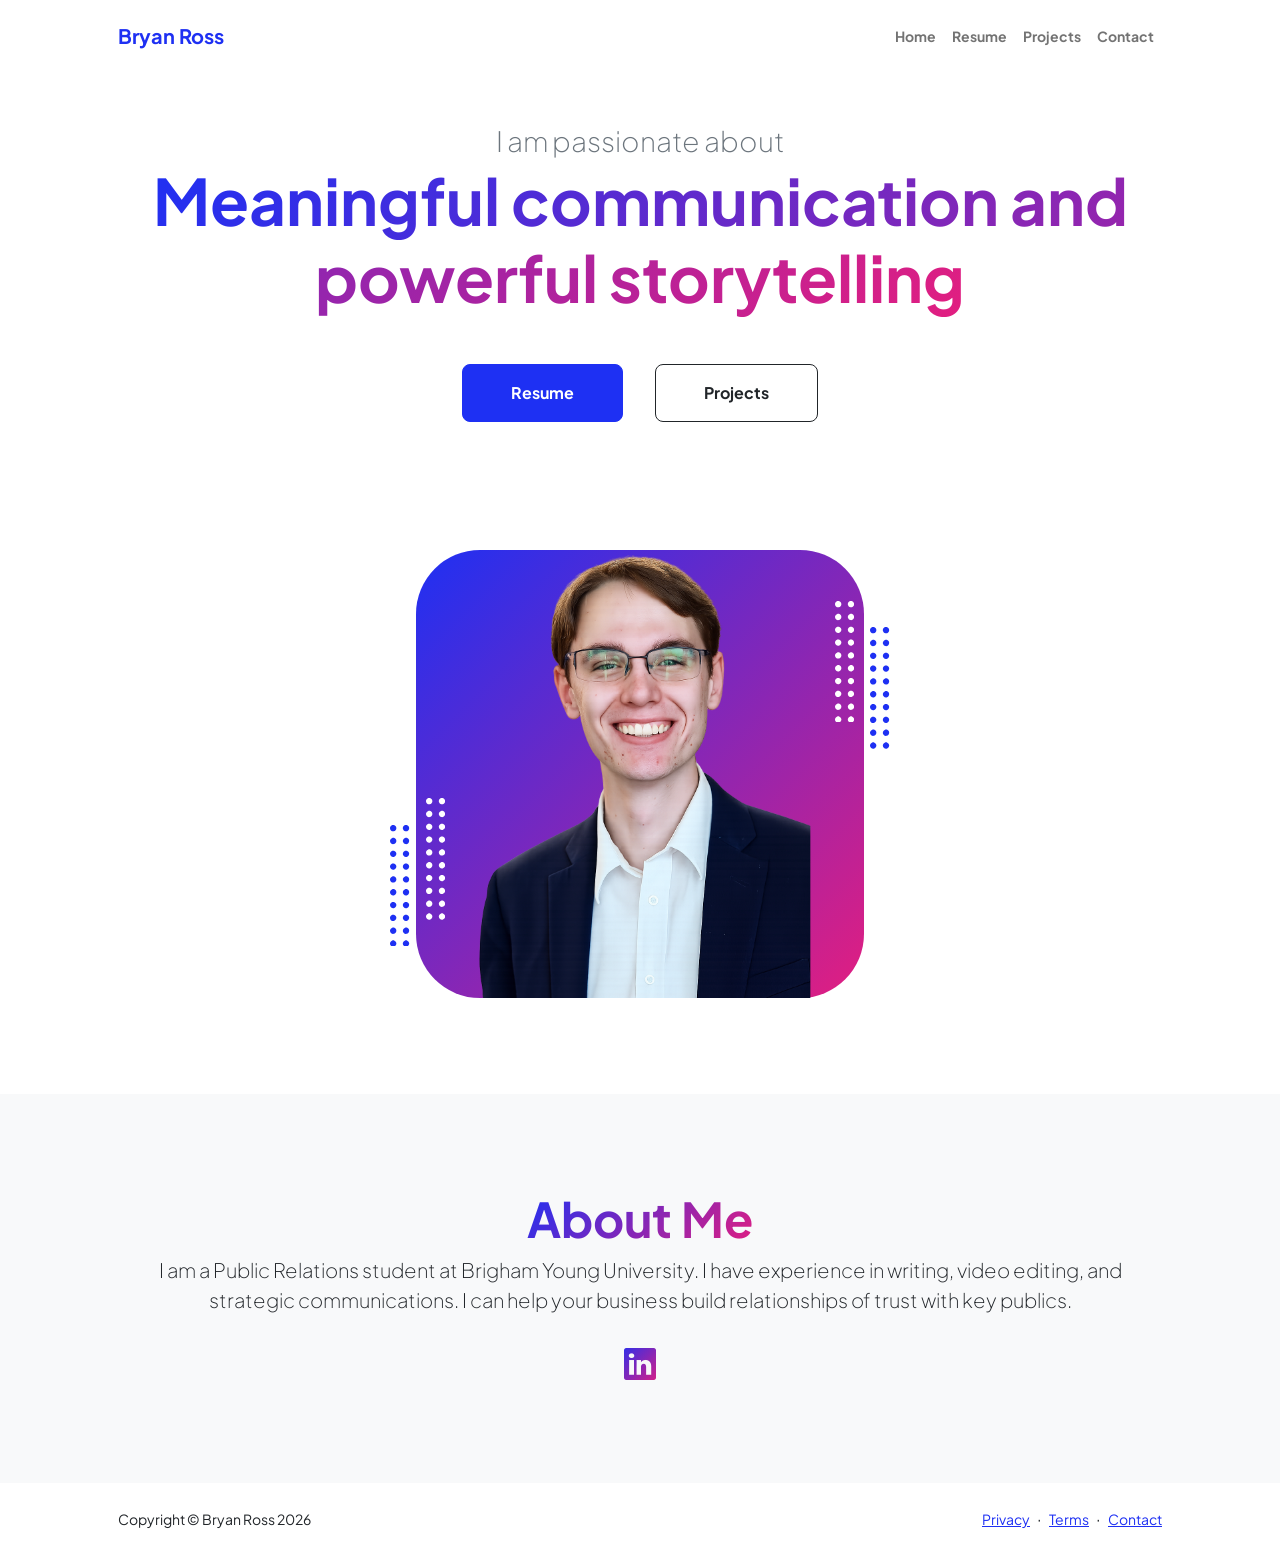
<file: index.html>
<!DOCTYPE html>
<html lang="en">
    <head>
        <meta charset="utf-8" />
        <meta name="viewport" content="width=device-width, initial-scale=1, shrink-to-fit=no" />
        <meta name="description" content="" />
        <meta name="author" content="" />
        <title>Bryan Ross</title>
        <!-- Favicon-->
        <link rel="icon" type="image/x-icon" href="assets/favicon.ico" />
        <!-- Custom Google font-->
        <link rel="preconnect" href="https://fonts.googleapis.com" />
        <link rel="preconnect" href="https://fonts.gstatic.com" crossorigin />
        <link href="https://fonts.googleapis.com/css2?family=Plus+Jakarta+Sans:wght@100;200;300;400;500;600;700;800;900&amp;display=swap" rel="stylesheet" />
        <!-- Bootstrap icons-->
        <link href="https://cdn.jsdelivr.net/npm/bootstrap-icons@1.8.1/font/bootstrap-icons.css" rel="stylesheet" />
        <!-- Core theme CSS (includes Bootstrap)-->
        <link href="css/styles.css" rel="stylesheet" />
        <link href="css/overwrite.css" rel="stylesheet"/>
    </head>
    <body class="d-flex flex-column h-100">
        <main class="flex-shrink-0">
            <!-- Navigation-->
            <nav class="navbar navbar-expand-lg navbar-light bg-white py-3">
                <div class="container px-5">
                    <a class="navbar-brand" href="index.html"><span class="fw-bolder text-primary">Bryan Ross</span></a>
                    <button class="navbar-toggler" type="button" data-bs-toggle="collapse" data-bs-target="#navbarSupportedContent" aria-controls="navbarSupportedContent" aria-expanded="false" aria-label="Toggle navigation"><span class="navbar-toggler-icon"></span></button>
                    <div class="collapse navbar-collapse" id="navbarSupportedContent">
                        <ul class="navbar-nav ms-auto mb-2 mb-lg-0 small fw-bolder">
                            <li class="nav-item"><a class="nav-link" href="index.html">Home</a></li>
                            <li class="nav-item"><a class="nav-link" href="resume.html">Resume</a></li>
                            <li class="nav-item"><a class="nav-link" href="projects.html">Projects</a></li>
                            <li class="nav-item"><a class="nav-link" href="contact.html">Contact</a></li>
                        </ul>
                    </div>
                </div>
            </nav>
            <!-- Header-->
            <header class="py-5">
                <div class="container px-5 pb-5">
                    <div class="row gx-5 align-items-center">
                        <div class="col-xxl-5">
                            <!-- Header text content-->
                            <div class="text-center text-xxl-start">
                                <!-- <div class="badge bg-gradient-primary-to-secondary text-white mb-4"><div class="text-uppercase">Design &middot; Development &middot; Marketing</div></div> -->
                                <div class="fs-3 fw-light text-muted">I am passionate about</div>
                                <h1 class="display-3 fw-bolder mb-5"><span class="text-gradient d-inline">Meaningful communication and<br> powerful storytelling</span></h1>
                                <div class="d-grid gap-3 d-sm-flex justify-content-sm-center justify-content-xxl-start mb-3">
                                    <a class="btn btn-primary btn-lg px-5 py-3 me-sm-3 fs-6 fw-bolder" href="resume.html">Resume</a>
                                    <a class="btn btn-outline-dark btn-lg px-5 py-3 fs-6 fw-bolder" href="projects.html">Projects</a>
                                </div>
                            </div>
                        </div>
                        <div class="col-xxl-7">
                            <!-- Header profile picture-->
                            <div class="d-flex justify-content-center mt-5 mt-xxl-0">
                                <div class="profile bg-gradient-primary-to-secondary">
                                    <!-- TIP: For best results, use a photo with a transparent background like the demo example below-->
                                    <!-- Watch a tutorial on how to do this on YouTube (link)-->
                                    <img class="profile-img" src="Assets/TransparentPopcam.png" alt="A super handsome man smiles for a professional headshot" />
                                    <div class="dots-1">
                                        <!-- SVG Dots-->
                                        <svg version="1.1" xmlns="http://www.w3.org/2000/svg" xmlns:xlink="http://www.w3.org/1999/xlink" x="0px" y="0px" viewBox="0 0 191.6 1215.4" style="enable-background: new 0 0 191.6 1215.4" xml:space="preserve">
                                            <g transform="translate(0.000000,1280.000000) scale(0.100000,-0.100000)">
                                                <path d="M227.7,12788.6c-105-35-200-141-222-248c-43-206,163-412,369-369c155,32,275,190,260,339c-11,105-90,213-190,262        C383.7,12801.6,289.7,12808.6,227.7,12788.6z"></path>
                                                <path d="M1507.7,12788.6c-151-50-253-216-222-362c25-119,136-230,254-255c194-41,395,142,375,339c-11,105-90,213-190,262        C1663.7,12801.6,1569.7,12808.6,1507.7,12788.6z"></path>
                                                <path d="M227.7,11508.6c-105-35-200-141-222-248c-43-206,163-412,369-369c155,32,275,190,260,339c-11,105-90,213-190,262        C383.7,11521.6,289.7,11528.6,227.7,11508.6z"></path>
                                                <path d="M1507.7,11508.6c-151-50-253-216-222-362c25-119,136-230,254-255c194-41,395,142,375,339c-11,105-90,213-190,262        C1663.7,11521.6,1569.7,11528.6,1507.7,11508.6z"></path>
                                                <path d="M227.7,10228.6c-105-35-200-141-222-248c-43-206,163-412,369-369c155,32,275,190,260,339c-11,105-90,213-190,262        C383.7,10241.6,289.7,10248.6,227.7,10228.6z"></path>
                                                <path d="M1507.7,10228.6c-105-35-200-141-222-248c-43-206,163-412,369-369c155,32,275,190,260,339c-11,105-90,213-190,262        C1663.7,10241.6,1569.7,10248.6,1507.7,10228.6z"></path>
                                                <path d="M227.7,8948.6c-105-35-200-141-222-248c-43-206,163-412,369-369c155,32,275,190,260,339c-11,105-90,213-190,262        C383.7,8961.6,289.7,8968.6,227.7,8948.6z"></path>
                                                <path d="M1507.7,8948.6c-105-35-200-141-222-248c-43-206,163-412,369-369c155,32,275,190,260,339c-11,105-90,213-190,262        C1663.7,8961.6,1569.7,8968.6,1507.7,8948.6z"></path>
                                                <path d="M227.7,7668.6c-105-35-200-141-222-248c-43-206,163-412,369-369c155,32,275,190,260,339c-11,105-90,213-190,262        C383.7,7681.6,289.7,7688.6,227.7,7668.6z"></path>
                                                <path d="M1507.7,7668.6c-105-35-200-141-222-248c-43-206,163-412,369-369c155,32,275,190,260,339c-11,105-90,213-190,262        C1663.7,7681.6,1569.7,7688.6,1507.7,7668.6z"></path>
                                                <path d="M227.7,6388.6c-105-35-200-141-222-248c-43-206,163-412,369-369c155,32,275,190,260,339c-11,105-90,213-190,262        C383.7,6401.6,289.7,6408.6,227.7,6388.6z"></path>
                                                <path d="M1507.7,6388.6c-105-35-200-141-222-248c-43-206,163-412,369-369c155,32,275,190,260,339c-11,105-90,213-190,262        C1663.7,6401.6,1569.7,6408.6,1507.7,6388.6z"></path>
                                                <path d="M227.7,5108.6c-105-35-200-141-222-248c-43-206,163-412,369-369c155,32,275,190,260,339c-11,105-90,213-190,262        C383.7,5121.6,289.7,5128.6,227.7,5108.6z"></path>
                                                <path d="M1507.7,5108.6c-105-35-200-141-222-248c-43-206,163-412,369-369c155,32,275,190,260,339c-11,105-90,213-190,262        C1663.7,5121.6,1569.7,5128.6,1507.7,5108.6z"></path>
                                                <path d="M227.7,3828.6c-105-35-200-141-222-248c-43-206,163-412,369-369c155,32,275,190,260,339c-11,105-90,213-190,262        C383.7,3841.6,289.7,3848.6,227.7,3828.6z"></path>
                                                <path d="M1507.7,3828.6c-105-35-200-141-222-248c-43-206,163-412,369-369c155,32,275,190,260,339c-11,105-90,213-190,262        C1663.7,3841.6,1569.7,3848.6,1507.7,3828.6z"></path>
                                                <path d="M227.7,2548.6c-105-35-200-141-222-248c-43-206,163-412,369-369c155,32,275,190,260,339c-11,105-90,213-190,262        C383.7,2561.6,289.7,2568.6,227.7,2548.6z"></path>
                                                <path d="M1507.7,2548.6c-105-35-200-141-222-248c-43-206,163-412,369-369c155,32,275,190,260,339c-11,105-90,213-190,262        C1663.7,2561.6,1569.7,2568.6,1507.7,2548.6z"></path>
                                                <path d="M227.7,1268.6c-105-35-200-141-222-248c-43-206,163-412,369-369c155,32,275,190,260,339c-11,105-90,213-190,262        C383.7,1281.6,289.7,1288.6,227.7,1268.6z"></path>
                                                <path d="M1507.7,1268.6c-105-35-200-141-222-248c-43-206,163-412,369-369c155,32,275,190,260,339c-11,105-90,213-190,262        C1663.7,1281.6,1569.7,1288.6,1507.7,1268.6z"></path>
                                            </g>
                                        </svg>
                                        <!-- END of SVG dots-->
                                    </div>
                                    <div class="dots-2">
                                        <!-- SVG Dots-->
                                        <svg version="1.1" xmlns="http://www.w3.org/2000/svg" xmlns:xlink="http://www.w3.org/1999/xlink" x="0px" y="0px" viewBox="0 0 191.6 1215.4" style="enable-background: new 0 0 191.6 1215.4" xml:space="preserve">
                                            <g transform="translate(0.000000,1280.000000) scale(0.100000,-0.100000)">
                                                <path d="M227.7,12788.6c-105-35-200-141-222-248c-43-206,163-412,369-369c155,32,275,190,260,339c-11,105-90,213-190,262        C383.7,12801.6,289.7,12808.6,227.7,12788.6z"></path>
                                                <path d="M1507.7,12788.6c-151-50-253-216-222-362c25-119,136-230,254-255c194-41,395,142,375,339c-11,105-90,213-190,262        C1663.7,12801.6,1569.7,12808.6,1507.7,12788.6z"></path>
                                                <path d="M227.7,11508.6c-105-35-200-141-222-248c-43-206,163-412,369-369c155,32,275,190,260,339c-11,105-90,213-190,262        C383.7,11521.6,289.7,11528.6,227.7,11508.6z"></path>
                                                <path d="M1507.7,11508.6c-151-50-253-216-222-362c25-119,136-230,254-255c194-41,395,142,375,339c-11,105-90,213-190,262        C1663.7,11521.6,1569.7,11528.6,1507.7,11508.6z"></path>
                                                <path d="M227.7,10228.6c-105-35-200-141-222-248c-43-206,163-412,369-369c155,32,275,190,260,339c-11,105-90,213-190,262        C383.7,10241.6,289.7,10248.6,227.7,10228.6z"></path>
                                                <path d="M1507.7,10228.6c-105-35-200-141-222-248c-43-206,163-412,369-369c155,32,275,190,260,339c-11,105-90,213-190,262        C1663.7,10241.6,1569.7,10248.6,1507.7,10228.6z"></path>
                                                <path d="M227.7,8948.6c-105-35-200-141-222-248c-43-206,163-412,369-369c155,32,275,190,260,339c-11,105-90,213-190,262        C383.7,8961.6,289.7,8968.6,227.7,8948.6z"></path>
                                                <path d="M1507.7,8948.6c-105-35-200-141-222-248c-43-206,163-412,369-369c155,32,275,190,260,339c-11,105-90,213-190,262        C1663.7,8961.6,1569.7,8968.6,1507.7,8948.6z"></path>
                                                <path d="M227.7,7668.6c-105-35-200-141-222-248c-43-206,163-412,369-369c155,32,275,190,260,339c-11,105-90,213-190,262        C383.7,7681.6,289.7,7688.6,227.7,7668.6z"></path>
                                                <path d="M1507.7,7668.6c-105-35-200-141-222-248c-43-206,163-412,369-369c155,32,275,190,260,339c-11,105-90,213-190,262        C1663.7,7681.6,1569.7,7688.6,1507.7,7668.6z"></path>
                                                <path d="M227.7,6388.6c-105-35-200-141-222-248c-43-206,163-412,369-369c155,32,275,190,260,339c-11,105-90,213-190,262        C383.7,6401.6,289.7,6408.6,227.7,6388.6z"></path>
                                                <path d="M1507.7,6388.6c-105-35-200-141-222-248c-43-206,163-412,369-369c155,32,275,190,260,339c-11,105-90,213-190,262        C1663.7,6401.6,1569.7,6408.6,1507.7,6388.6z"></path>
                                                <path d="M227.7,5108.6c-105-35-200-141-222-248c-43-206,163-412,369-369c155,32,275,190,260,339c-11,105-90,213-190,262        C383.7,5121.6,289.7,5128.6,227.7,5108.6z"></path>
                                                <path d="M1507.7,5108.6c-105-35-200-141-222-248c-43-206,163-412,369-369c155,32,275,190,260,339c-11,105-90,213-190,262        C1663.7,5121.6,1569.7,5128.6,1507.7,5108.6z"></path>
                                                <path d="M227.7,3828.6c-105-35-200-141-222-248c-43-206,163-412,369-369c155,32,275,190,260,339c-11,105-90,213-190,262        C383.7,3841.6,289.7,3848.6,227.7,3828.6z"></path>
                                                <path d="M1507.7,3828.6c-105-35-200-141-222-248c-43-206,163-412,369-369c155,32,275,190,260,339c-11,105-90,213-190,262        C1663.7,3841.6,1569.7,3848.6,1507.7,3828.6z"></path>
                                                <path d="M227.7,2548.6c-105-35-200-141-222-248c-43-206,163-412,369-369c155,32,275,190,260,339c-11,105-90,213-190,262        C383.7,2561.6,289.7,2568.6,227.7,2548.6z"></path>
                                                <path d="M1507.7,2548.6c-105-35-200-141-222-248c-43-206,163-412,369-369c155,32,275,190,260,339c-11,105-90,213-190,262        C1663.7,2561.6,1569.7,2568.6,1507.7,2548.6z"></path>
                                                <path d="M227.7,1268.6c-105-35-200-141-222-248c-43-206,163-412,369-369c155,32,275,190,260,339c-11,105-90,213-190,262        C383.7,1281.6,289.7,1288.6,227.7,1268.6z"></path>
                                                <path d="M1507.7,1268.6c-105-35-200-141-222-248c-43-206,163-412,369-369c155,32,275,190,260,339c-11,105-90,213-190,262        C1663.7,1281.6,1569.7,1288.6,1507.7,1268.6z"></path>
                                            </g>
                                        </svg>
                                        <!-- END of SVG dots-->
                                    </div>
                                    <div class="dots-3">
                                        <!-- SVG Dots-->
                                        <svg version="1.1" xmlns="http://www.w3.org/2000/svg" xmlns:xlink="http://www.w3.org/1999/xlink" x="0px" y="0px" viewBox="0 0 191.6 1215.4" style="enable-background: new 0 0 191.6 1215.4" xml:space="preserve">
                                            <g transform="translate(0.000000,1280.000000) scale(0.100000,-0.100000)">
                                                <path d="M227.7,12788.6c-105-35-200-141-222-248c-43-206,163-412,369-369c155,32,275,190,260,339c-11,105-90,213-190,262        C383.7,12801.6,289.7,12808.6,227.7,12788.6z"></path>
                                                <path d="M1507.7,12788.6c-151-50-253-216-222-362c25-119,136-230,254-255c194-41,395,142,375,339c-11,105-90,213-190,262        C1663.7,12801.6,1569.7,12808.6,1507.7,12788.6z"></path>
                                                <path d="M227.7,11508.6c-105-35-200-141-222-248c-43-206,163-412,369-369c155,32,275,190,260,339c-11,105-90,213-190,262        C383.7,11521.6,289.7,11528.6,227.7,11508.6z"></path>
                                                <path d="M1507.7,11508.6c-151-50-253-216-222-362c25-119,136-230,254-255c194-41,395,142,375,339c-11,105-90,213-190,262        C1663.7,11521.6,1569.7,11528.6,1507.7,11508.6z"></path>
                                                <path d="M227.7,10228.6c-105-35-200-141-222-248c-43-206,163-412,369-369c155,32,275,190,260,339c-11,105-90,213-190,262        C383.7,10241.6,289.7,10248.6,227.7,10228.6z"></path>
                                                <path d="M1507.7,10228.6c-105-35-200-141-222-248c-43-206,163-412,369-369c155,32,275,190,260,339c-11,105-90,213-190,262        C1663.7,10241.6,1569.7,10248.6,1507.7,10228.6z"></path>
                                                <path d="M227.7,8948.6c-105-35-200-141-222-248c-43-206,163-412,369-369c155,32,275,190,260,339c-11,105-90,213-190,262        C383.7,8961.6,289.7,8968.6,227.7,8948.6z"></path>
                                                <path d="M1507.7,8948.6c-105-35-200-141-222-248c-43-206,163-412,369-369c155,32,275,190,260,339c-11,105-90,213-190,262        C1663.7,8961.6,1569.7,8968.6,1507.7,8948.6z"></path>
                                                <path d="M227.7,7668.6c-105-35-200-141-222-248c-43-206,163-412,369-369c155,32,275,190,260,339c-11,105-90,213-190,262        C383.7,7681.6,289.7,7688.6,227.7,7668.6z"></path>
                                                <path d="M1507.7,7668.6c-105-35-200-141-222-248c-43-206,163-412,369-369c155,32,275,190,260,339c-11,105-90,213-190,262        C1663.7,7681.6,1569.7,7688.6,1507.7,7668.6z"></path>
                                                <path d="M227.7,6388.6c-105-35-200-141-222-248c-43-206,163-412,369-369c155,32,275,190,260,339c-11,105-90,213-190,262        C383.7,6401.6,289.7,6408.6,227.7,6388.6z"></path>
                                                <path d="M1507.7,6388.6c-105-35-200-141-222-248c-43-206,163-412,369-369c155,32,275,190,260,339c-11,105-90,213-190,262        C1663.7,6401.6,1569.7,6408.6,1507.7,6388.6z"></path>
                                                <path d="M227.7,5108.6c-105-35-200-141-222-248c-43-206,163-412,369-369c155,32,275,190,260,339c-11,105-90,213-190,262        C383.7,5121.6,289.7,5128.6,227.7,5108.6z"></path>
                                                <path d="M1507.7,5108.6c-105-35-200-141-222-248c-43-206,163-412,369-369c155,32,275,190,260,339c-11,105-90,213-190,262        C1663.7,5121.6,1569.7,5128.6,1507.7,5108.6z"></path>
                                                <path d="M227.7,3828.6c-105-35-200-141-222-248c-43-206,163-412,369-369c155,32,275,190,260,339c-11,105-90,213-190,262        C383.7,3841.6,289.7,3848.6,227.7,3828.6z"></path>
                                                <path d="M1507.7,3828.6c-105-35-200-141-222-248c-43-206,163-412,369-369c155,32,275,190,260,339c-11,105-90,213-190,262        C1663.7,3841.6,1569.7,3848.6,1507.7,3828.6z"></path>
                                                <path d="M227.7,2548.6c-105-35-200-141-222-248c-43-206,163-412,369-369c155,32,275,190,260,339c-11,105-90,213-190,262        C383.7,2561.6,289.7,2568.6,227.7,2548.6z"></path>
                                                <path d="M1507.7,2548.6c-105-35-200-141-222-248c-43-206,163-412,369-369c155,32,275,190,260,339c-11,105-90,213-190,262        C1663.7,2561.6,1569.7,2568.6,1507.7,2548.6z"></path>
                                                <path d="M227.7,1268.6c-105-35-200-141-222-248c-43-206,163-412,369-369c155,32,275,190,260,339c-11,105-90,213-190,262        C383.7,1281.6,289.7,1288.6,227.7,1268.6z"></path>
                                                <path d="M1507.7,1268.6c-105-35-200-141-222-248c-43-206,163-412,369-369c155,32,275,190,260,339c-11,105-90,213-190,262        C1663.7,1281.6,1569.7,1288.6,1507.7,1268.6z"></path>
                                            </g>
                                        </svg>
                                        <!-- END of SVG dots-->
                                    </div>
                                    <div class="dots-4">
                                        <!-- SVG Dots-->
                                        <svg version="1.1" xmlns="http://www.w3.org/2000/svg" xmlns:xlink="http://www.w3.org/1999/xlink" x="0px" y="0px" viewBox="0 0 191.6 1215.4" style="enable-background: new 0 0 191.6 1215.4" xml:space="preserve">
                                            <g transform="translate(0.000000,1280.000000) scale(0.100000,-0.100000)">
                                                <path d="M227.7,12788.6c-105-35-200-141-222-248c-43-206,163-412,369-369c155,32,275,190,260,339c-11,105-90,213-190,262        C383.7,12801.6,289.7,12808.6,227.7,12788.6z"></path>
                                                <path d="M1507.7,12788.6c-151-50-253-216-222-362c25-119,136-230,254-255c194-41,395,142,375,339c-11,105-90,213-190,262        C1663.7,12801.6,1569.7,12808.6,1507.7,12788.6z"></path>
                                                <path d="M227.7,11508.6c-105-35-200-141-222-248c-43-206,163-412,369-369c155,32,275,190,260,339c-11,105-90,213-190,262        C383.7,11521.6,289.7,11528.6,227.7,11508.6z"></path>
                                                <path d="M1507.7,11508.6c-151-50-253-216-222-362c25-119,136-230,254-255c194-41,395,142,375,339c-11,105-90,213-190,262        C1663.7,11521.6,1569.7,11528.6,1507.7,11508.6z"></path>
                                                <path d="M227.7,10228.6c-105-35-200-141-222-248c-43-206,163-412,369-369c155,32,275,190,260,339c-11,105-90,213-190,262        C383.7,10241.6,289.7,10248.6,227.7,10228.6z"></path>
                                                <path d="M1507.7,10228.6c-105-35-200-141-222-248c-43-206,163-412,369-369c155,32,275,190,260,339c-11,105-90,213-190,262        C1663.7,10241.6,1569.7,10248.6,1507.7,10228.6z"></path>
                                                <path d="M227.7,8948.6c-105-35-200-141-222-248c-43-206,163-412,369-369c155,32,275,190,260,339c-11,105-90,213-190,262        C383.7,8961.6,289.7,8968.6,227.7,8948.6z"></path>
                                                <path d="M1507.7,8948.6c-105-35-200-141-222-248c-43-206,163-412,369-369c155,32,275,190,260,339c-11,105-90,213-190,262        C1663.7,8961.6,1569.7,8968.6,1507.7,8948.6z"></path>
                                                <path d="M227.7,7668.6c-105-35-200-141-222-248c-43-206,163-412,369-369c155,32,275,190,260,339c-11,105-90,213-190,262        C383.7,7681.6,289.7,7688.6,227.7,7668.6z"></path>
                                                <path d="M1507.7,7668.6c-105-35-200-141-222-248c-43-206,163-412,369-369c155,32,275,190,260,339c-11,105-90,213-190,262        C1663.7,7681.6,1569.7,7688.6,1507.7,7668.6z"></path>
                                                <path d="M227.7,6388.6c-105-35-200-141-222-248c-43-206,163-412,369-369c155,32,275,190,260,339c-11,105-90,213-190,262        C383.7,6401.6,289.7,6408.6,227.7,6388.6z"></path>
                                                <path d="M1507.7,6388.6c-105-35-200-141-222-248c-43-206,163-412,369-369c155,32,275,190,260,339c-11,105-90,213-190,262        C1663.7,6401.6,1569.7,6408.6,1507.7,6388.6z"></path>
                                                <path d="M227.7,5108.6c-105-35-200-141-222-248c-43-206,163-412,369-369c155,32,275,190,260,339c-11,105-90,213-190,262        C383.7,5121.6,289.7,5128.6,227.7,5108.6z"></path>
                                                <path d="M1507.7,5108.6c-105-35-200-141-222-248c-43-206,163-412,369-369c155,32,275,190,260,339c-11,105-90,213-190,262        C1663.7,5121.6,1569.7,5128.6,1507.7,5108.6z"></path>
                                                <path d="M227.7,3828.6c-105-35-200-141-222-248c-43-206,163-412,369-369c155,32,275,190,260,339c-11,105-90,213-190,262        C383.7,3841.6,289.7,3848.6,227.7,3828.6z"></path>
                                                <path d="M1507.7,3828.6c-105-35-200-141-222-248c-43-206,163-412,369-369c155,32,275,190,260,339c-11,105-90,213-190,262        C1663.7,3841.6,1569.7,3848.6,1507.7,3828.6z"></path>
                                                <path d="M227.7,2548.6c-105-35-200-141-222-248c-43-206,163-412,369-369c155,32,275,190,260,339c-11,105-90,213-190,262        C383.7,2561.6,289.7,2568.6,227.7,2548.6z"></path>
                                                <path d="M1507.7,2548.6c-105-35-200-141-222-248c-43-206,163-412,369-369c155,32,275,190,260,339c-11,105-90,213-190,262        C1663.7,2561.6,1569.7,2568.6,1507.7,2548.6z"></path>
                                                <path d="M227.7,1268.6c-105-35-200-141-222-248c-43-206,163-412,369-369c155,32,275,190,260,339c-11,105-90,213-190,262        C383.7,1281.6,289.7,1288.6,227.7,1268.6z"></path>
                                                <path d="M1507.7,1268.6c-105-35-200-141-222-248c-43-206,163-412,369-369c155,32,275,190,260,339c-11,105-90,213-190,262        C1663.7,1281.6,1569.7,1288.6,1507.7,1268.6z"></path>
                                            </g>
                                        </svg>
                                        <!-- END of SVG dots-->
                                    </div>
                                </div>
                            </div>
                        </div>
                    </div>
                </div>
            </header>
            <!-- About Section-->
            <section class="bg-light py-5">
                <div class="container px-5">
                    <div class="row gx-5 justify-content-center">
                        <div class="col-xxl-8">
                            <div class="text-center my-5">
                                <h2 class="display-5 fw-bolder"><span class="text-gradient d-inline">About Me</span></h2>
                                <p class="lead fw-light mb-4">I am a Public Relations student at Brigham Young University. I have experience in writing, video editing, and strategic communications. I can help your business build relationships of trust with key publics.</p>
                                <!-- <p class="text-muted">Lorem ipsum dolor sit amet, consectetur adipisicing elit. Fugit dIolorum itaque qui unde quisquam consequatur autem. Eveniet quasi nobis aliquid cumque officiis sed rem iure ipsa! Praesentium ratione atque dolorem?</p> -->
                                <div class="d-flex justify-content-center fs-2 gap-4">
                                    <!-- <a class="text-gradient" href="#!"><i class="bi bi-twitter"></i></a> -->
                                    <a class="text-gradient" href="https://www.linkedin.com/in/bryanrross/" target="_blank"><i class="bi bi-linkedin"></i></a>
                                    <!-- <a class="text-gradient" href="#!"><i class="bi bi-github"></i></a> -->
                                </div>
                            </div>
                        </div>
                    </div>
                </div>
            </section>
        </main>
        <!-- Footer-->
        <footer class="bg-white py-4 mt-auto">
            <div class="container px-5">
                <div class="row align-items-center justify-content-between flex-column flex-sm-row">
                    <div class="col-auto"><div class="small m-0">Copyright &copy; Bryan Ross 2026</div></div>
                    <div class="col-auto">
                        <a class="small" href="https://www.youtube.com/watch?v=dQw4w9WgXcQ" target="_blank">Privacy</a>
                        <span class="mx-1">&middot;</span>
                        <a class="small" href="https://www.youtube.com/watch?v=dQw4w9WgXcQ" target="_blank">Terms</a>
                        <span class="mx-1">&middot;</span>
                        <a class="small" href="contact.html">Contact</a>
                    </div>
                </div>
            </div>
        </footer>
        <!-- Bootstrap core JS-->
        <script src="https://cdn.jsdelivr.net/npm/bootstrap@5.2.3/dist/js/bootstrap.bundle.min.js"></script>
        <!-- Core theme JS-->
        <script src="js/scripts.js"></script>
    </body>
</html>
</file>
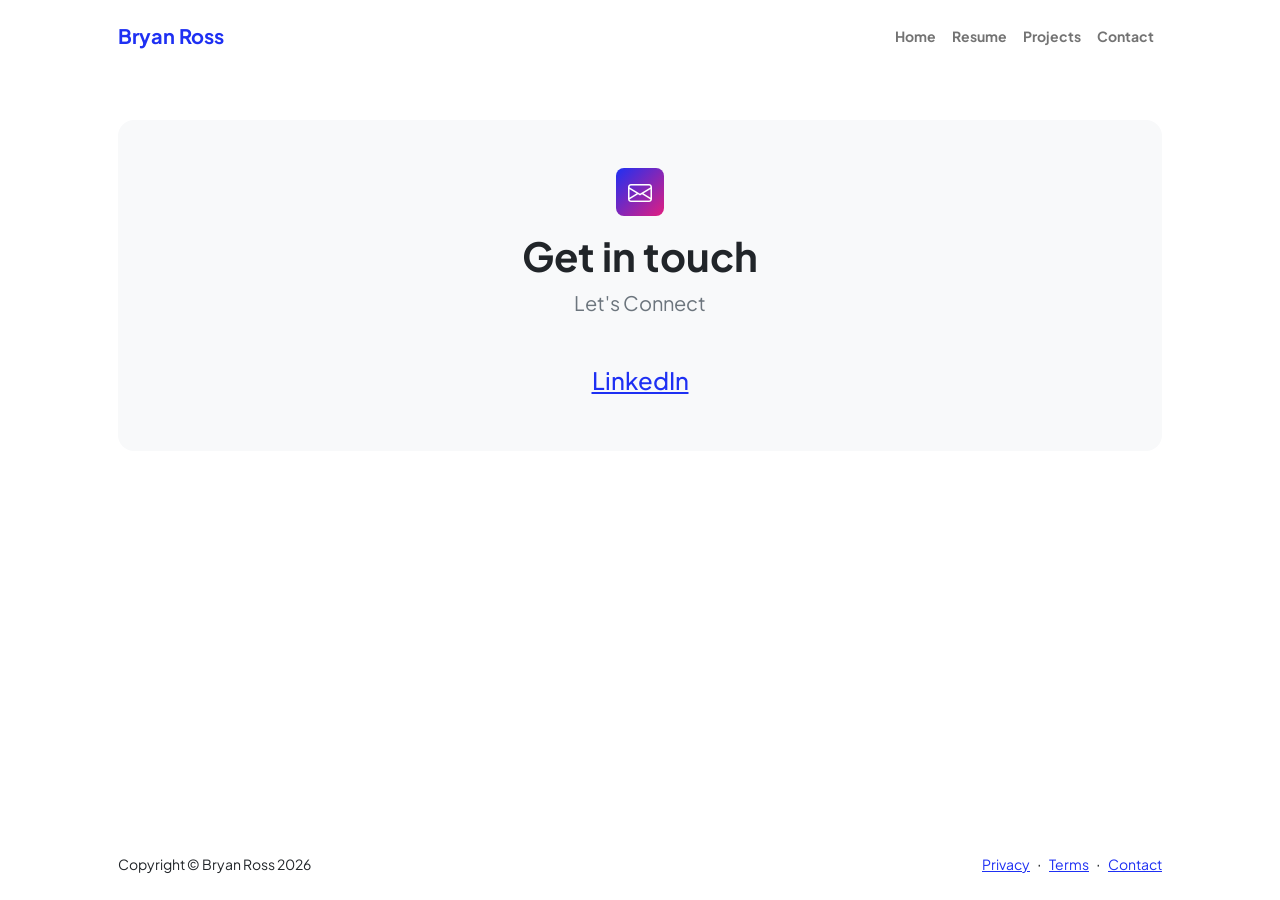
<file: contact.html>
<!DOCTYPE html>
<html lang="en">
    <head>
        <meta charset="utf-8" />
        <meta name="viewport" content="width=device-width, initial-scale=1, shrink-to-fit=no" />
        <meta name="description" content />
        <meta name="author" content />
        <title>Modern Business - Start Bootstrap Template</title>
        <!-- Favicon-->
        <link rel="icon" type="image/x-icon" href="assets/favicon.ico" />
        <!-- Custom Google font-->
        <link rel="preconnect" href="https://fonts.googleapis.com" />
        <link rel="preconnect" href="https://fonts.gstatic.com" crossorigin />
        <link href="https://fonts.googleapis.com/css2?family=Plus+Jakarta+Sans:wght@100;200;300;400;500;600;700;800;900&amp;display=swap" rel="stylesheet" />
        <!-- Bootstrap icons-->
        <link href="https://cdn.jsdelivr.net/npm/bootstrap-icons@1.8.1/font/bootstrap-icons.css" rel="stylesheet" />
        <!-- Core theme CSS (includes Bootstrap)-->
        <link href="css/styles.css" rel="stylesheet" />
        <link href="css/overwrite.css" rel="stylesheet" />
    </head>
    <body class="d-flex flex-column">
        <main class="flex-shrink-0">
            <!-- Navigation-->
            <nav class="navbar navbar-expand-lg navbar-light bg-white py-3">
                <div class="container px-5">
                    <a class="navbar-brand" href="index.html"><span class="fw-bolder text-primary">Bryan Ross</span></a>
                    <button class="navbar-toggler" type="button" data-bs-toggle="collapse" data-bs-target="#navbarSupportedContent" aria-controls="navbarSupportedContent" aria-expanded="false" aria-label="Toggle navigation"><span class="navbar-toggler-icon"></span></button>
                    <div class="collapse navbar-collapse" id="navbarSupportedContent">
                        <ul class="navbar-nav ms-auto mb-2 mb-lg-0 small fw-bolder">
                            <li class="nav-item"><a class="nav-link" href="index.html">Home</a></li>
                            <li class="nav-item"><a class="nav-link" href="resume.html">Resume</a></li>
                            <li class="nav-item"><a class="nav-link" href="projects.html">Projects</a></li>
                            <li class="nav-item"><a class="nav-link" href="contact.html">Contact</a></li>
                        </ul>
                    </div>
                </div>
            </nav>
            <!-- Page content-->
            <section class="py-5">
                <div class="container px-5">
                    <!-- Contact form-->
                    <div class="bg-light rounded-4 py-5 px-4 px-md-5">
                        <div class="text-center mb-5">
                            <div class="feature bg-primary bg-gradient-primary-to-secondary text-white rounded-3 mb-3"><i class="bi bi-envelope"></i></div>
                            <h1 class="fw-bolder">Get in touch</h1>
                            <p class="lead fw-normal text-muted mb-0">Let's Connect</p>
                        </div>
                        <h4 class="center">
                            <a href="https://www.linkedin.com/in/bryanrross/" target="_blank" class="center"> LinkedIn</a>
                        </h4>
                        <!-- <div class="row gx-5 justify-content-center">
                            <div class="col-lg-8 col-xl-6"> -->
                                <!-- * * * * * * * * * * * * * * *-->
                                <!-- * * SB Forms Contact Form * *-->
                                <!-- * * * * * * * * * * * * * * *-->
                                <!-- This form is pre-integrated with SB Forms.-->
                                <!-- To make this form functional, sign up at-->
                                <!-- https://startbootstrap.com/solution/contact-forms-->
                                <!-- to get an API token!-->
                                <!-- <form id="contactForm" data-sb-form-api-token="API_TOKEN"> -->
                                    <!-- Name input-->
                                    <!-- <div class="form-floating mb-3">
                                        <input class="form-control" id="name" type="text" placeholder="Enter your name..." data-sb-validations="required" />
                                        <label for="name">Full name</label>
                                        <div class="invalid-feedback" data-sb-feedback="name:required">A name is required.</div>
                                    </div> -->
                                    <!-- Email address input-->
                                    <!-- <div class="form-floating mb-3">
                                        <input class="form-control" id="email" type="email" placeholder="name@example.com" data-sb-validations="required,email" />
                                        <label for="email">Email address</label>
                                        <div class="invalid-feedback" data-sb-feedback="email:required">An email is required.</div>
                                        <div class="invalid-feedback" data-sb-feedback="email:email">Email is not valid.</div>
                                    </div> -->
                                    <!-- Phone number input-->
                                    <!-- <div class="form-floating mb-3">
                                        <input class="form-control" id="phone" type="tel" placeholder="(123) 456-7890" data-sb-validations="required" />
                                        <label for="phone">Phone number</label>
                                        <div class="invalid-feedback" data-sb-feedback="phone:required">A phone number is required.</div>
                                    </div> -->
                                    <!-- Message input-->
                                    <!-- <div class="form-floating mb-3">
                                        <textarea class="form-control" id="message" type="text" placeholder="Enter your message here..." style="height: 10rem" data-sb-validations="required"></textarea>
                                        <label for="message">Message</label>
                                        <div class="invalid-feedback" data-sb-feedback="message:required">A message is required.</div>
                                    </div> -->
                                    <!-- Submit success message-->
                                    <!---->
                                    <!-- This is what your users will see when the form-->
                                    <!-- has successfully submitted-->
                                    <!-- <div class="d-none" id="submitSuccessMessage">
                                        <div class="text-center mb-3">
                                            <div class="fw-bolder">Form submission successful!</div>
                                            To activate this form, sign up at
                                            <br />
                                            <a href="https://startbootstrap.com/solution/contact-forms">https://startbootstrap.com/solution/contact-forms</a>
                                        </div>
                                    </div> -->
                                    <!-- Submit error message-->
                                    <!---->
                                    <!-- This is what your users will see when there is-->
                                    <!-- an error submitting the form-->
                                    <!-- <div class="d-none" id="submitErrorMessage"><div class="text-center text-danger mb-3">Error sending message!</div></div> -->
                                    <!-- Submit Button -->
                                    <!-- <div class="d-grid"><button class="btn btn-primary btn-lg disabled" id="submitButton" type="submit">Submit</button></div>
                                </form> -->
                            </div>
                        </div>
                    </div>
                </div>
            </section>
        </main>
        <!-- Footer-->
        <footer class="bg-white py-4 mt-auto">
            <div class="container px-5">
                <div class="row align-items-center justify-content-between flex-column flex-sm-row">
                    <div class="col-auto"><div class="small m-0">Copyright &copy; Bryan Ross 2026</div></div>
                    <div class="col-auto">
                        <a class="small" href="https://www.youtube.com/watch?v=dQw4w9WgXcQ" target="_blank">Privacy</a>
                        <span class="mx-1">&middot;</span>
                        <a class="small" href="https://www.youtube.com/watch?v=dQw4w9WgXcQ" target="_blank">Terms</a>
                        <span class="mx-1">&middot;</span>
                        <a class="small" href="contact.html" target="_blank">Contact</a>
                    </div>
                </div>
            </div>
        </footer>
        <!-- Bootstrap core JS-->
        <script src="https://cdn.jsdelivr.net/npm/bootstrap@5.2.3/dist/js/bootstrap.bundle.min.js"></script>
        <!-- Core theme JS-->
        <script src="js/scripts.js"></script>
        <!-- * * * * * * * * * * * * * * * * * * * * * * * * * * * * * * * * * * * * * * * *-->
        <!-- * *                               SB Forms JS                               * *-->
        <!-- * * Activate your form at https://startbootstrap.com/solution/contact-forms * *-->
        <!-- * * * * * * * * * * * * * * * * * * * * * * * * * * * * * * * * * * * * * * * *-->
        <script src="https://cdn.startbootstrap.com/sb-forms-latest.js"></script>
    </body>
</html>
</file>
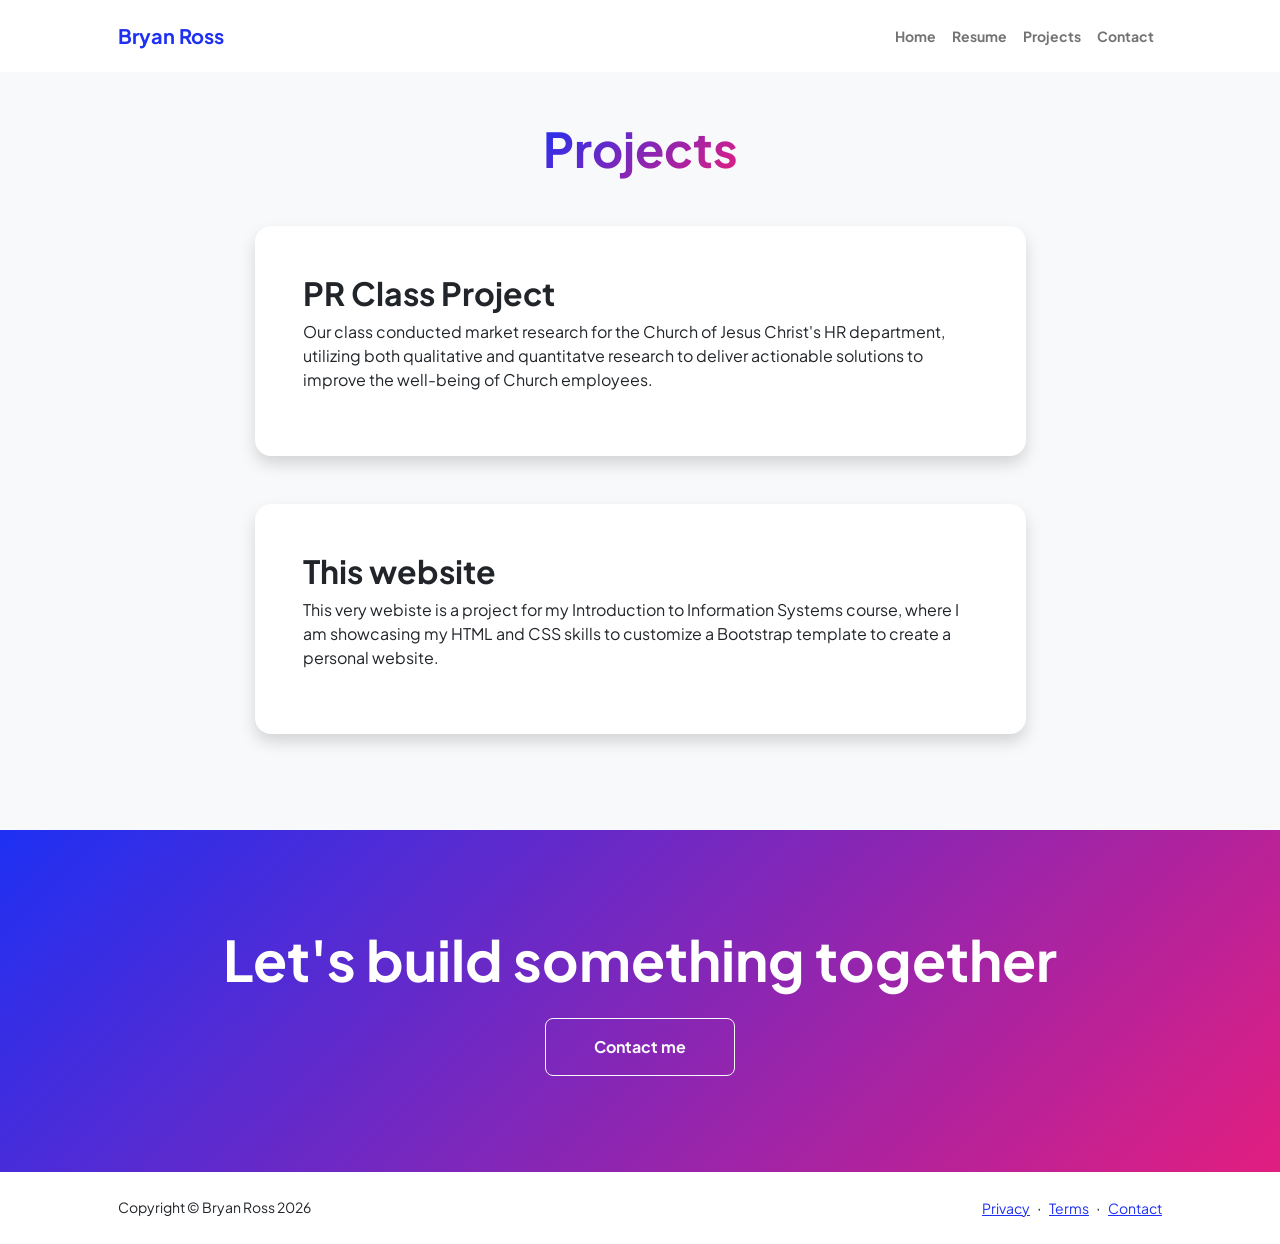
<file: projects.html>
<!DOCTYPE html>
<html lang="en">
    <head>
        <meta charset="utf-8" />
        <meta name="viewport" content="width=device-width, initial-scale=1, shrink-to-fit=no" />
        <meta name="description" content="" />
        <meta name="author" content="" />
        <title>Modern Business - Start Bootstrap Template</title>
        <!-- Favicon-->
        <link rel="icon" type="image/x-icon" href="assets/favicon.ico" />
        <!-- Custom Google font-->
        <link rel="preconnect" href="https://fonts.googleapis.com" />
        <link rel="preconnect" href="https://fonts.gstatic.com" crossorigin />
        <link href="https://fonts.googleapis.com/css2?family=Plus+Jakarta+Sans:wght@100;200;300;400;500;600;700;800;900&amp;display=swap" rel="stylesheet" />
        <!-- Bootstrap icons-->
        <link href="https://cdn.jsdelivr.net/npm/bootstrap-icons@1.8.1/font/bootstrap-icons.css" rel="stylesheet" />
        <!-- Core theme CSS (includes Bootstrap)-->
        <link href="css/styles.css" rel="stylesheet" />
    </head>
    <body class="d-flex flex-column h-100 bg-light">
        <main class="flex-shrink-0">
            <!-- Navigation-->
            <nav class="navbar navbar-expand-lg navbar-light bg-white py-3">
                <div class="container px-5">
                    <a class="navbar-brand" href="index.html"><span class="fw-bolder text-primary">Bryan Ross</span></a>
                    <button class="navbar-toggler" type="button" data-bs-toggle="collapse" data-bs-target="#navbarSupportedContent" aria-controls="navbarSupportedContent" aria-expanded="false" aria-label="Toggle navigation"><span class="navbar-toggler-icon"></span></button>
                    <div class="collapse navbar-collapse" id="navbarSupportedContent">
                        <ul class="navbar-nav ms-auto mb-2 mb-lg-0 small fw-bolder">
                            <li class="nav-item"><a class="nav-link" href="index.html">Home</a></li>
                            <li class="nav-item"><a class="nav-link" href="resume.html">Resume</a></li>
                            <li class="nav-item"><a class="nav-link" href="projects.html">Projects</a></li>
                            <li class="nav-item"><a class="nav-link" href="contact.html">Contact</a></li>
                        </ul>
                    </div>
                </div>
            </nav>
            <!-- Projects Section-->
            <section class="py-5">
                <div class="container px-5 mb-5">
                    <div class="text-center mb-5">
                        <h1 class="display-5 fw-bolder mb-0"><span class="text-gradient d-inline">Projects</span></h1>
                    </div>
                    <div class="row gx-5 justify-content-center">
                        <div class="col-lg-11 col-xl-9 col-xxl-8">
                            <!-- Project Card 1-->
                            <div class="card overflow-hidden shadow rounded-4 border-0 mb-5">
                                <div class="card-body p-0">
                                    <div class="d-flex align-items-center">
                                        <div class="p-5">
                                            <h2 class="fw-bolder">PR Class Project</h2>
                                            <p> Our class conducted market research for the Church of Jesus Christ's HR department, utilizing both qualitative and quantitatve research to deliver actionable solutions to improve the well-being of Church employees.</p>
                                        </div>
                                        <!-- <img class="img-fluid" src="assets/ChurchPresentation.jpeg" alt="The PR Homies at the Church presentation" /> -->
                                    </div>
                                </div>
                            </div>
                            <!-- Project Card 2-->
                            <div class="card overflow-hidden shadow rounded-4 border-0">
                                <div class="card-body p-0">
                                    <div class="d-flex align-items-center">
                                        <div class="p-5">
                                            <h2 class="fw-bolder">This website</h2>
                                            <p> This very webiste is a project for my Introduction to Information Systems course, where I am showcasing my HTML and CSS skills to customize a Bootstrap template to create a personal website.</p>
                                        </div>
                                        <!-- <img class="img-fluid" src="https://dummyimage.com/300x400/343a40/6c757d" alt="..." /> -->
                                    </div>
                                </div>
                            </div>
                        </div>
                    </div>
                </div>
            </section>
            <!-- Call to action section-->
            <section class="py-5 bg-gradient-primary-to-secondary text-white">
                <div class="container px-5 my-5">
                    <div class="text-center">
                        <h2 class="display-4 fw-bolder mb-4">Let's build something together</h2>
                        <a class="btn btn-outline-light btn-lg px-5 py-3 fs-6 fw-bolder" href="contact.html">Contact me</a>
                    </div>
                </div>
            </section>
        </main>
        <!-- Footer-->
        <footer class="bg-white py-4 mt-auto">
            <div class="container px-5">
                <div class="row align-items-center justify-content-between flex-column flex-sm-row">
                    <div class="col-auto"><div class="small m-0">Copyright &copy; Bryan Ross 2026</div></div>
                    <div class="col-auto">
                        <a class="small" href="https://youtu.be/dQw4w9WgXcQ?si=3iU9Ll2qnJL5zDkl" target="_blank">Privacy</a>
                        <span class="mx-1">&middot;</span>
                        <a class="small" href="https://youtu.be/dQw4w9WgXcQ?si=3iU9Ll2qnJL5zDkl" target="_blank"">Terms</a>
                        <span class="mx-1">&middot;</span>
                        <a class="small" href="contact.html" target="_blank">Contact</a>
                    </div>
                </div>
            </div>
        </footer>
        <!-- Bootstrap core JS-->
        <script src="https://cdn.jsdelivr.net/npm/bootstrap@5.2.3/dist/js/bootstrap.bundle.min.js"></script>
        <!-- Core theme JS-->
        <script src="js/scripts.js"></script>
    </body>
</html>
</file>
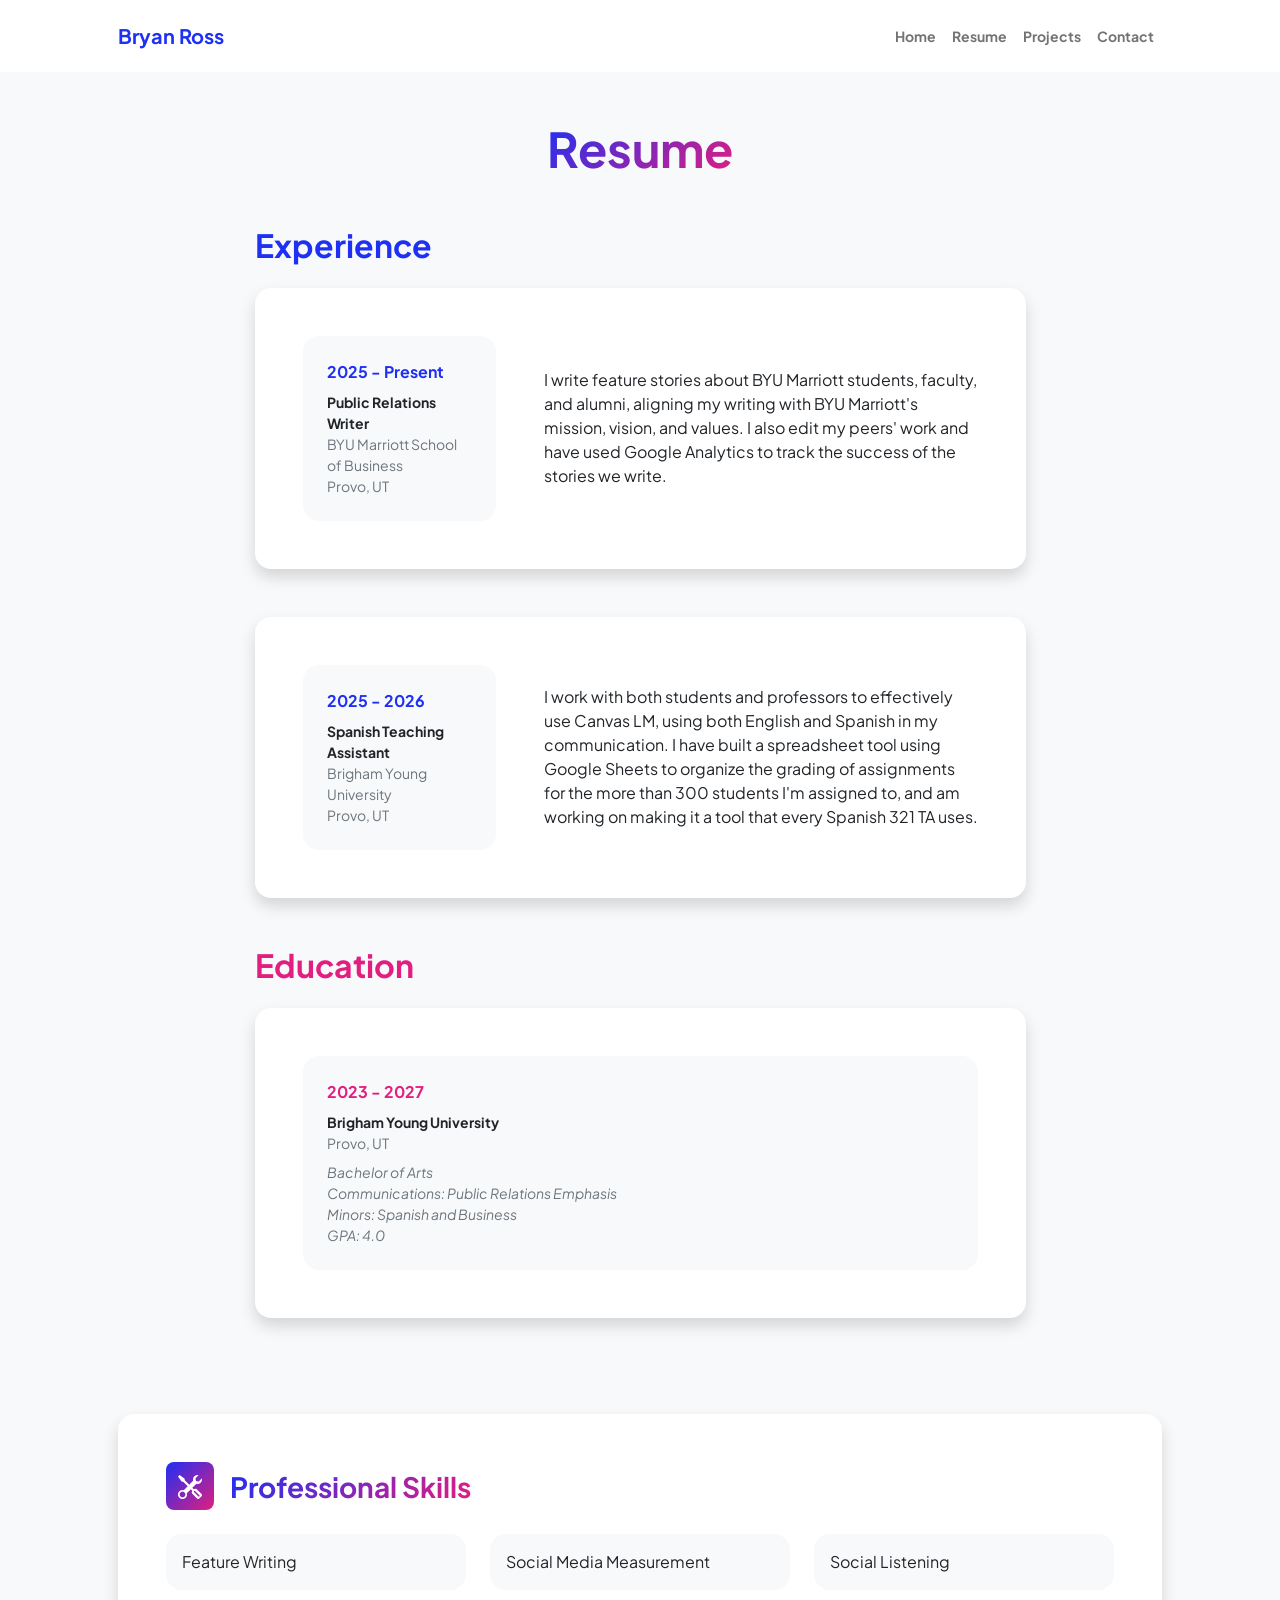
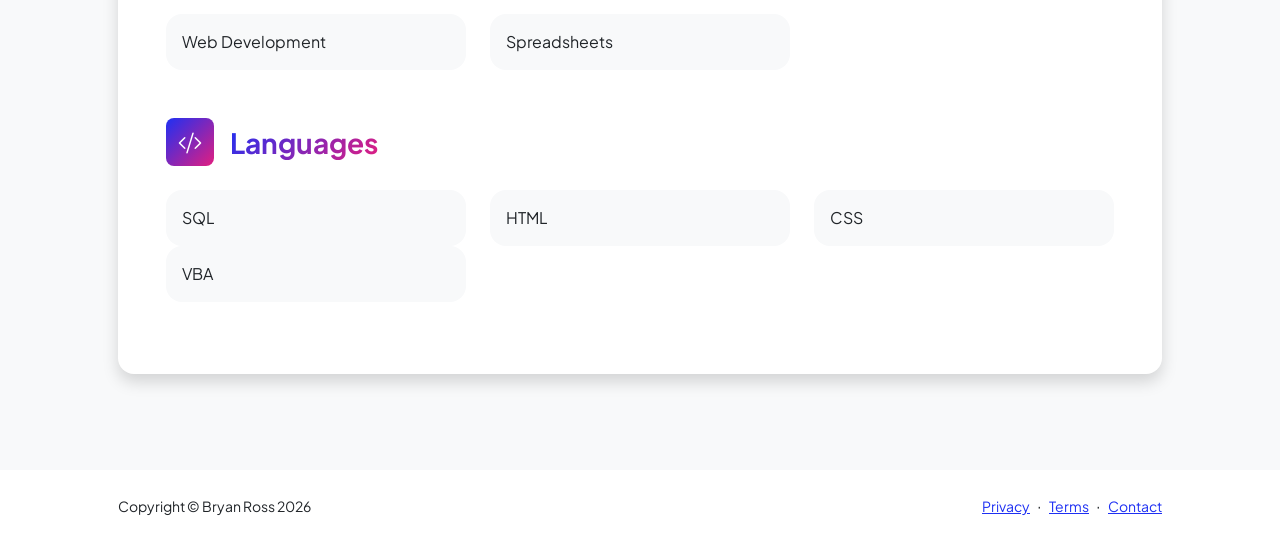
<file: resume.html>
<!DOCTYPE html>
<html lang="en">
    <head>
        <meta charset="utf-8" />
        <meta name="viewport" content="width=device-width, initial-scale=1, shrink-to-fit=no" />
        <meta name="description" content="" />
        <meta name="author" content="" />
        <title>Bryan Ross Resume</title>
        <!-- Favicon-->
        <link rel="icon" type="image/x-icon" href="assets/favicon.ico" />
        <!-- Custom Google font-->
        <link rel="preconnect" href="https://fonts.googleapis.com" />
        <link rel="preconnect" href="https://fonts.gstatic.com" crossorigin />
        <link href="https://fonts.googleapis.com/css2?family=Plus+Jakarta+Sans:wght@100;200;300;400;500;600;700;800;900&amp;display=swap" rel="stylesheet" />
        <!-- Bootstrap icons-->
        <link href="https://cdn.jsdelivr.net/npm/bootstrap-icons@1.8.1/font/bootstrap-icons.css" rel="stylesheet" />
        <!-- Core theme CSS (includes Bootstrap)-->
        <link href="css/styles.css" rel="stylesheet" />
    </head>
    <body class="d-flex flex-column h-100 bg-light">
        <main class="flex-shrink-0">
            <!-- Navigation-->
            <nav class="navbar navbar-expand-lg navbar-light bg-white py-3">
                <div class="container px-5">
                    <a class="navbar-brand" href="index.html"><span class="fw-bolder text-primary">Bryan Ross</span></a>
                    <button class="navbar-toggler" type="button" data-bs-toggle="collapse" data-bs-target="#navbarSupportedContent" aria-controls="navbarSupportedContent" aria-expanded="false" aria-label="Toggle navigation"><span class="navbar-toggler-icon"></span></button>
                    <div class="collapse navbar-collapse" id="navbarSupportedContent">
                        <ul class="navbar-nav ms-auto mb-2 mb-lg-0 small fw-bolder">
                            <li class="nav-item"><a class="nav-link" href="index.html">Home</a></li>
                            <li class="nav-item"><a class="nav-link" href="resume.html">Resume</a></li>
                            <li class="nav-item"><a class="nav-link" href="projects.html">Projects</a></li>
                            <li class="nav-item"><a class="nav-link" href="contact.html">Contact</a></li>
                        </ul>
                    </div>
                </div>
            </nav>
            <!-- Page Content-->
            <div class="container px-5 my-5">
                <div class="text-center mb-5">
                    <h1 class="display-5 fw-bolder mb-0"><span class="text-gradient d-inline">Resume</span></h1>
                </div>
                <div class="row gx-5 justify-content-center">
                    <div class="col-lg-11 col-xl-9 col-xxl-8">
                        <!-- Experience Section-->
                        <section>
                            <div class="d-flex align-items-center justify-content-between mb-4">
                                <h2 class="text-primary fw-bolder mb-0">Experience</h2>
                                <!-- Download resume button-->
                                <!-- Note: Set the link href target to a PDF file within your project-->
                                <!-- <a class="btn btn-primary px-4 py-3" href="#!">
                                    <div class="d-inline-block bi bi-download me-2"></div>
                                    Download Resume -->
                                </a>
                            </div>
                            <!-- Experience Card 1-->
                            <div class="card shadow border-0 rounded-4 mb-5">
                                <div class="card-body p-5">
                                    <div class="row align-items-center gx-5">
                                        <div class="col text-center text-lg-start mb-4 mb-lg-0">
                                            <div class="bg-light p-4 rounded-4">
                                                <div class="text-primary fw-bolder mb-2">2025 - Present</div>
                                                <div class="small fw-bolder">Public Relations Writer</div>
                                                <div class="small text-muted">BYU Marriott School of Business</div>
                                                <div class="small text-muted">Provo, UT</div>
                                            </div>
                                        </div>
                                        <div class="col-lg-8"><div>I write feature stories about BYU Marriott students, faculty, and alumni, aligning my writing with BYU Marriott's mission, vision, and values. I also edit my peers' work and have used Google Analytics to track the success of the stories we write.</div></div>
                                    </div>
                                </div>
                            </div>
                            <!-- Experience Card 2-->
                            <div class="card shadow border-0 rounded-4 mb-5">
                                <div class="card-body p-5">
                                    <div class="row align-items-center gx-5">
                                        <div class="col text-center text-lg-start mb-4 mb-lg-0">
                                            <div class="bg-light p-4 rounded-4">
                                                <div class="text-primary fw-bolder mb-2">2025 - 2026</div>
                                                <div class="small fw-bolder">Spanish Teaching Assistant</div>
                                                <div class="small text-muted">Brigham Young University</div>
                                                <div class="small text-muted">Provo, UT</div>
                                            </div>
                                        </div>
                                        <div class="col-lg-8"><div>I work with both students and professors to effectively use Canvas LM, using both English and Spanish in my communication. I have built a spreadsheet tool using Google Sheets to organize the grading of assignments for the more than 300 students I'm assigned to, and am working on making it a tool that every Spanish 321 TA uses.</div></div>
                                    </div>
                                </div>
                            </div>
                        </section>
                        <!-- Education Section-->
                        <section>
                            <h2 class="text-secondary fw-bolder mb-4">Education</h2>
                            <!-- Education Card 1-->
                            <div class="card shadow border-0 rounded-4 mb-5">
                                <div class="card-body p-5">
                                    <div class="row align-items-center gx-5">
                                        <div class="col text-center text-lg-start mb-4 mb-lg-0">
                                            <div class="bg-light p-4 rounded-4">
                                                <div class="text-secondary fw-bolder mb-2">2023 - 2027</div>
                                                <div class="mb-2">
                                                    <div class="small fw-bolder">Brigham Young University</div>
                                                    <div class="small text-muted">Provo, UT</div>
                                                </div>
                                                <div class="fst-italic">
                                                    <div class="small text-muted">Bachelor of Arts</div>
                                                    <div class="small text-muted">Communications: Public Relations Emphasis</div>
                                                    <div class="small text-muted">Minors: Spanish and Business </div>
                                                    <div class="small text-muted">GPA: 4.0</div>
                                                </div>
                                            </div>
                                        </div>
                                        <!-- <div class="col-lg-8"><div>Lorem ipsum dolor sit amet consectetur adipisicing elit. Delectus laudantium, voluptatem quis repellendus eaque sit animi illo ipsam amet officiis corporis sed aliquam non voluptate corrupti excepturi maxime porro fuga.</div></div> -->
                                    </div>
                                </div>
                            </div>
                            <!-- Education Card 2-->
                            <!-- <div class="card shadow border-0 rounded-4 mb-5">
                                <div class="card-body p-5">
                                    <div class="row align-items-center gx-5">
                                        <div class="col text-center text-lg-start mb-4 mb-lg-0">
                                            <div class="bg-light p-4 rounded-4"> -->
                                                <!-- <div class="text-secondary fw-bolder mb-2">2011 - 2015</div>
                                                <div class="mb-2">
                                                    <div class="small fw-bolder">ULA</div>
                                                    <div class="small text-muted">Los Angeles, CA</div>
                                                </div>
                                                <div class="fst-italic">
                                                    <div class="small text-muted">Undergraduate</div>
                                                    <div class="small text-muted">Computer Science</div>
                                                </div>
                                            </div>
                                        </div>
                                        <div class="col-lg-8"><div>Lorem ipsum dolor sit amet consectetur adipisicing elit. Delectus laudantium, voluptatem quis repellendus eaque sit animi illo ipsam amet officiis corporis sed aliquam non voluptate corrupti excepturi maxime porro fuga.</div></div>
                                    </div>
                                </div> -->
                            </div>
                        </section>
                        <!-- Divider-->
                        <div class="pb-5"></div>
                        <!-- Skills Section-->
                        <section>
                            <!-- Skillset Card-->
                            <div class="card shadow border-0 rounded-4 mb-5">
                                <div class="card-body p-5">
                                    <!-- Professional skills list-->
                                    <div class="mb-5">
                                        <div class="d-flex align-items-center mb-4">
                                            <div class="feature bg-primary bg-gradient-primary-to-secondary text-white rounded-3 me-3"><i class="bi bi-tools"></i></div>
                                            <h3 class="fw-bolder mb-0"><span class="text-gradient d-inline">Professional Skills</span></h3>
                                        </div>
                                        <div class="row row-cols-1 row-cols-md-3 mb-4">
                                            <div class="col mb-4 mb-md-0"><div class="d-flex align-items-center bg-light rounded-4 p-3 h-100">Feature Writing</div></div>
                                            <div class="col mb-4 mb-md-0"><div class="d-flex align-items-center bg-light rounded-4 p-3 h-100">Social Media Measurement</div></div>
                                            <div class="col"><div class="d-flex align-items-center bg-light rounded-4 p-3 h-100">Social Listening</div></div>
                                        </div>
                                        <div class="row row-cols-1 row-cols-md-3">
                                            <div class="col mb-4 mb-md-0"><div class="d-flex align-items-center bg-light rounded-4 p-3 h-100">Web Development</div></div>
                                            <div class="col mb-4 mb-md-0"><div class="d-flex align-items-center bg-light rounded-4 p-3 h-100">Spreadsheets</div></div>
                                            <!-- <div class="col"><div class="d-flex align-items-center bg-light rounded-4 p-3 h-100">User Interface Design</div></div> -->
                                        </div>
                                    </div>
                                    <!-- Languages list-->
                                    <div class="mb-0">
                                        <div class="d-flex align-items-center mb-4">
                                            <div class="feature bg-primary bg-gradient-primary-to-secondary text-white rounded-3 me-3"><i class="bi bi-code-slash"></i></div>
                                            <h3 class="fw-bolder mb-0"><span class="text-gradient d-inline">Languages</span></h3>
                                        </div>
                                        <div class="row row-cols-1 row-cols-md-3 mb-4">
                                            <div class="col mb-4 mb-md-0"><div class="d-flex align-items-center bg-light rounded-4 p-3 h-100">SQL</div></div>
                                            <div class="col mb-4 mb-md-0"><div class="d-flex align-items-center bg-light rounded-4 p-3 h-100">HTML</div></div>
                                            <div class="col mb-4 mb-md-0"><div class="d-flex align-items-center bg-light rounded-4 p-3 h-100">CSS</div></div>
                                            <div class="col"><div class="d-flex align-items-center bg-light rounded-4 p-3 h-100">VBA</div></div>
                                        </div>
                                        <div class="row row-cols-1 row-cols-md-3">
                                            <!-- <div class="col mb-4 mb-md-0"><div class="d-flex align-items-center bg-light rounded-4 p-3 h-100">Spanish</div></div> -->
                                        </div>
                                    </div>
                                </div>
                            </div>
                        </section>
                    </div>
                </div>
            </div>
        </main>
        <!-- Footer-->
        <footer class="bg-white py-4 mt-auto">
            <div class="container px-5">
                <div class="row align-items-center justify-content-between flex-column flex-sm-row">
                    <div class="col-auto"><div class="small m-0">Copyright &copy; Bryan Ross 2026</div></div>
                    <div class="col-auto">
                        <a class="small" href="https://www.youtube.com/watch?v=dQw4w9WgXcQ" target="_blank">Privacy</a>
                        <span class="mx-1">&middot;</span>
                        <a class="small" href="https://www.youtube.com/watch?v=dQw4w9WgXcQ" target="_blank">Terms</a>
                        <span class="mx-1">&middot;</span>
                        <a class="small" href="contact.html" target="_blank">Contact</a>
                    </div>
                </div>
            </div>
        </footer>
        <!-- Bootstrap core JS-->
        <script src="https://cdn.jsdelivr.net/npm/bootstrap@5.2.3/dist/js/bootstrap.bundle.min.js"></script>
        <!-- Core theme JS-->
        <script src="js/scripts.js"></script>
    </body>
</html>
</file>
<file: css/overwrite.css>
.crop-focus {
    object-position: 20% 50%;

}
.center {
    text-align: center;
}
</file>
